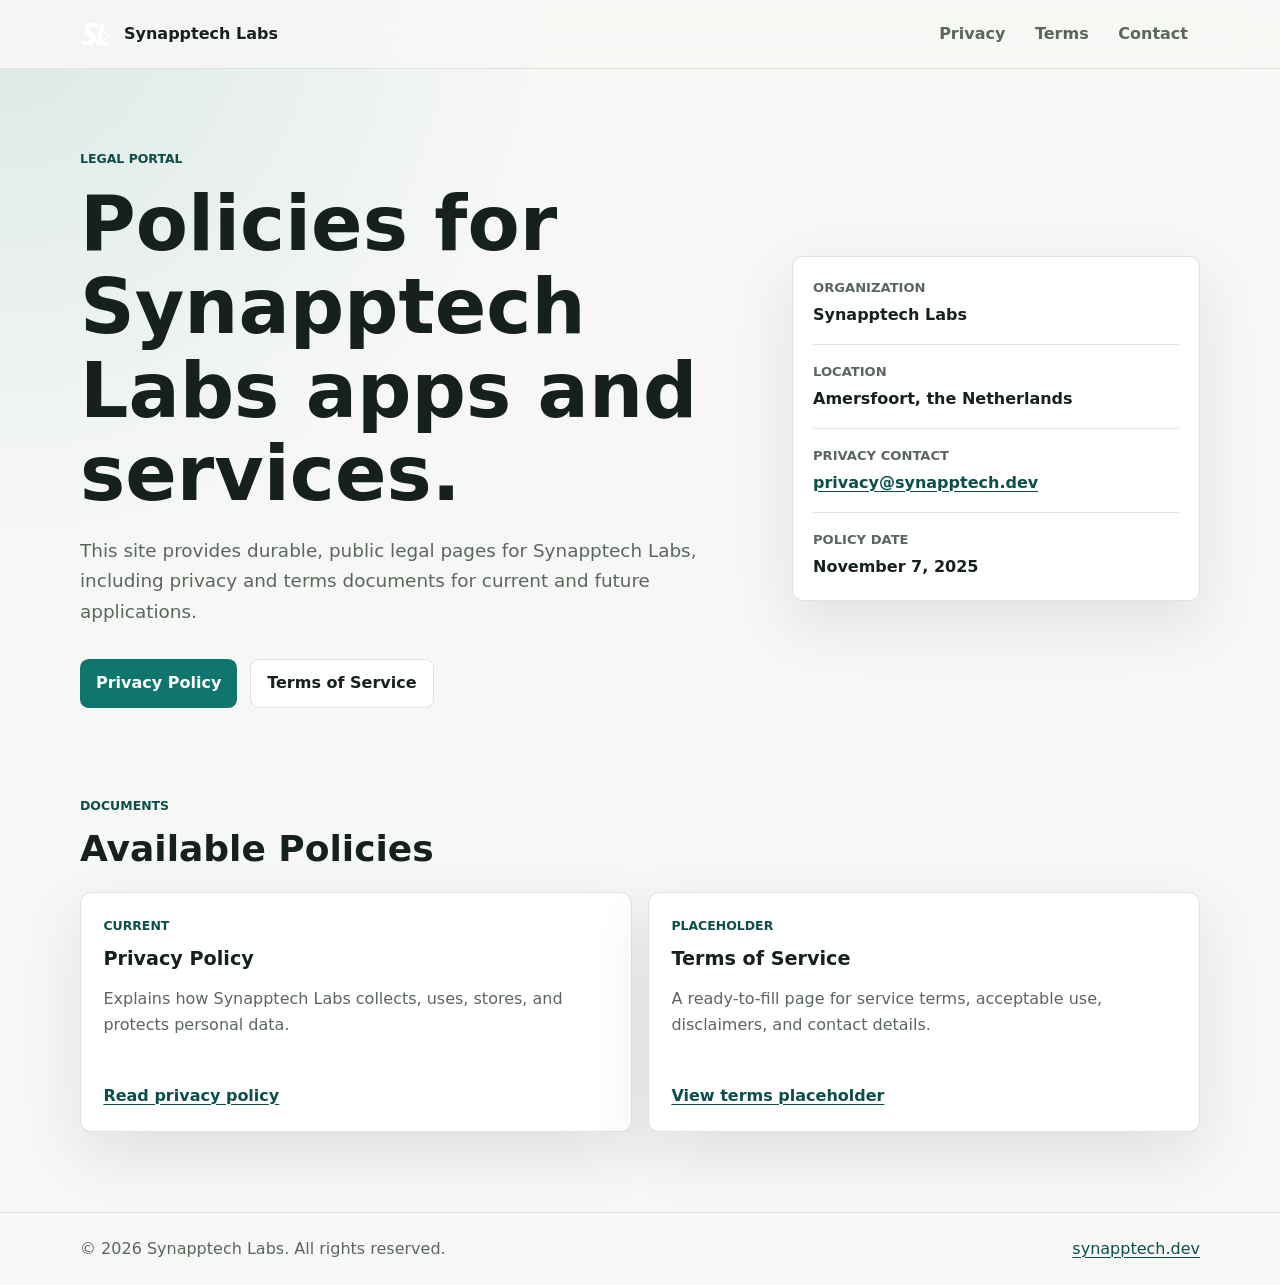
<file: index.html>
<!doctype html>
<html lang="en">
<head>
  <meta charset="utf-8">
  <meta name="viewport" content="width=device-width, initial-scale=1">
  <title>Legal | Synapptech Labs</title>
  <meta name="description" content="Legal policies for Synapptech Labs applications and services.">
  <link rel="stylesheet" href="assets/styles.css">
  <link rel="icon" href="assets/favicon.ico" type="image/x-icon">
</head>
<body>
  <a class="skip-link" href="#main">Skip to content</a>
  <header class="site-header">
    <nav class="nav" aria-label="Main navigation">
      <a class="brand" href="./" aria-label="Synapptech Labs legal home">
        <img class="brand-mark" src="assets/logo-large.png" alt="" aria-hidden="true">
        <span>Synapptech Labs</span>
      </a>
      <div class="nav-links">
        <a href="./privacy/">Privacy</a>
        <a href="./terms/">Terms</a>
        <a href="mailto:privacy@synapptech.dev">Contact</a>
      </div>
    </nav>
  </header>

  <main id="main">
    <section class="hero">
      <div class="container hero-grid">
        <div>
          <p class="eyebrow">Legal Portal</p>
          <h1>Policies for Synapptech Labs apps and services.</h1>
          <p class="hero-copy">This site provides durable, public legal pages for Synapptech Labs, including privacy and terms documents for current and future applications.</p>
          <div class="actions" aria-label="Primary legal pages">
            <a class="button button-primary" href="./privacy/">Privacy Policy</a>
            <a class="button button-secondary" href="./terms/">Terms of Service</a>
          </div>
        </div>
        <aside class="status-panel" aria-label="Policy status">
          <dl>
            <div>
              <dt>Organization</dt>
              <dd>Synapptech Labs</dd>
            </div>
            <div>
              <dt>Location</dt>
              <dd>Amersfoort, the Netherlands</dd>
            </div>
            <div>
              <dt>Privacy Contact</dt>
              <dd><a href="mailto:privacy@synapptech.dev">privacy@synapptech.dev</a></dd>
            </div>
            <div>
              <dt>Policy Date</dt>
              <dd>November 7, 2025</dd>
            </div>
          </dl>
        </aside>
      </div>
    </section>

    <section class="section">
      <div class="container">
        <div class="section-heading">
          <p class="eyebrow">Documents</p>
          <h2>Available Policies</h2>
        </div>
        <div class="card-grid">
          <article class="policy-card">
            <div>
              <p class="card-label">Current</p>
              <h3>Privacy Policy</h3>
              <p>Explains how Synapptech Labs collects, uses, stores, and protects personal data.</p>
            </div>
            <a class="text-link" href="./privacy/">Read privacy policy</a>
          </article>
          <article class="policy-card">
            <div>
              <p class="card-label">Placeholder</p>
              <h3>Terms of Service</h3>
              <p>A ready-to-fill page for service terms, acceptable use, disclaimers, and contact details.</p>
            </div>
            <a class="text-link" href="./terms/">View terms placeholder</a>
          </article>
        </div>
      </div>
    </section>
  </main>

  <footer class="site-footer">
    <div class="container footer-grid">
      <p>&copy; 2026 Synapptech Labs. All rights reserved.</p>
      <p><a href="https://synapptech.dev">synapptech.dev</a></p>
    </div>
  </footer>
</body>
</html>
</file>
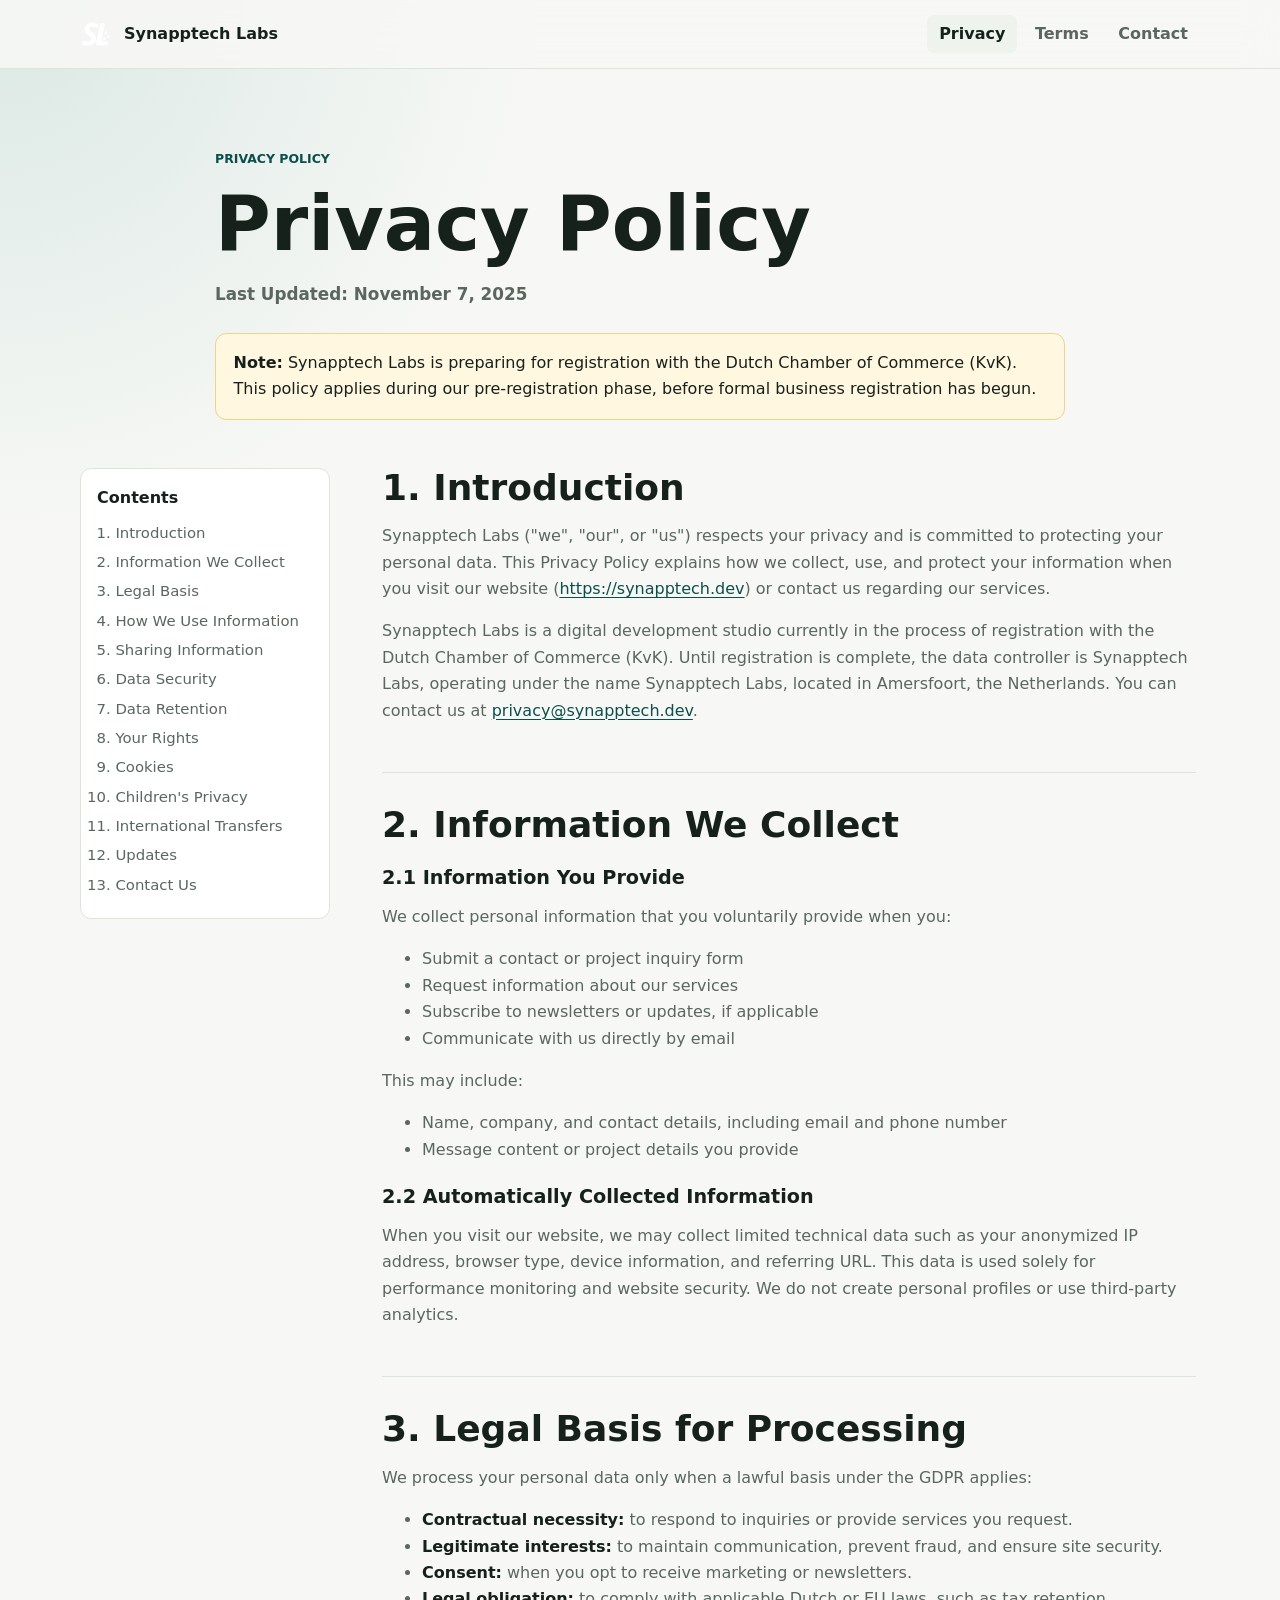
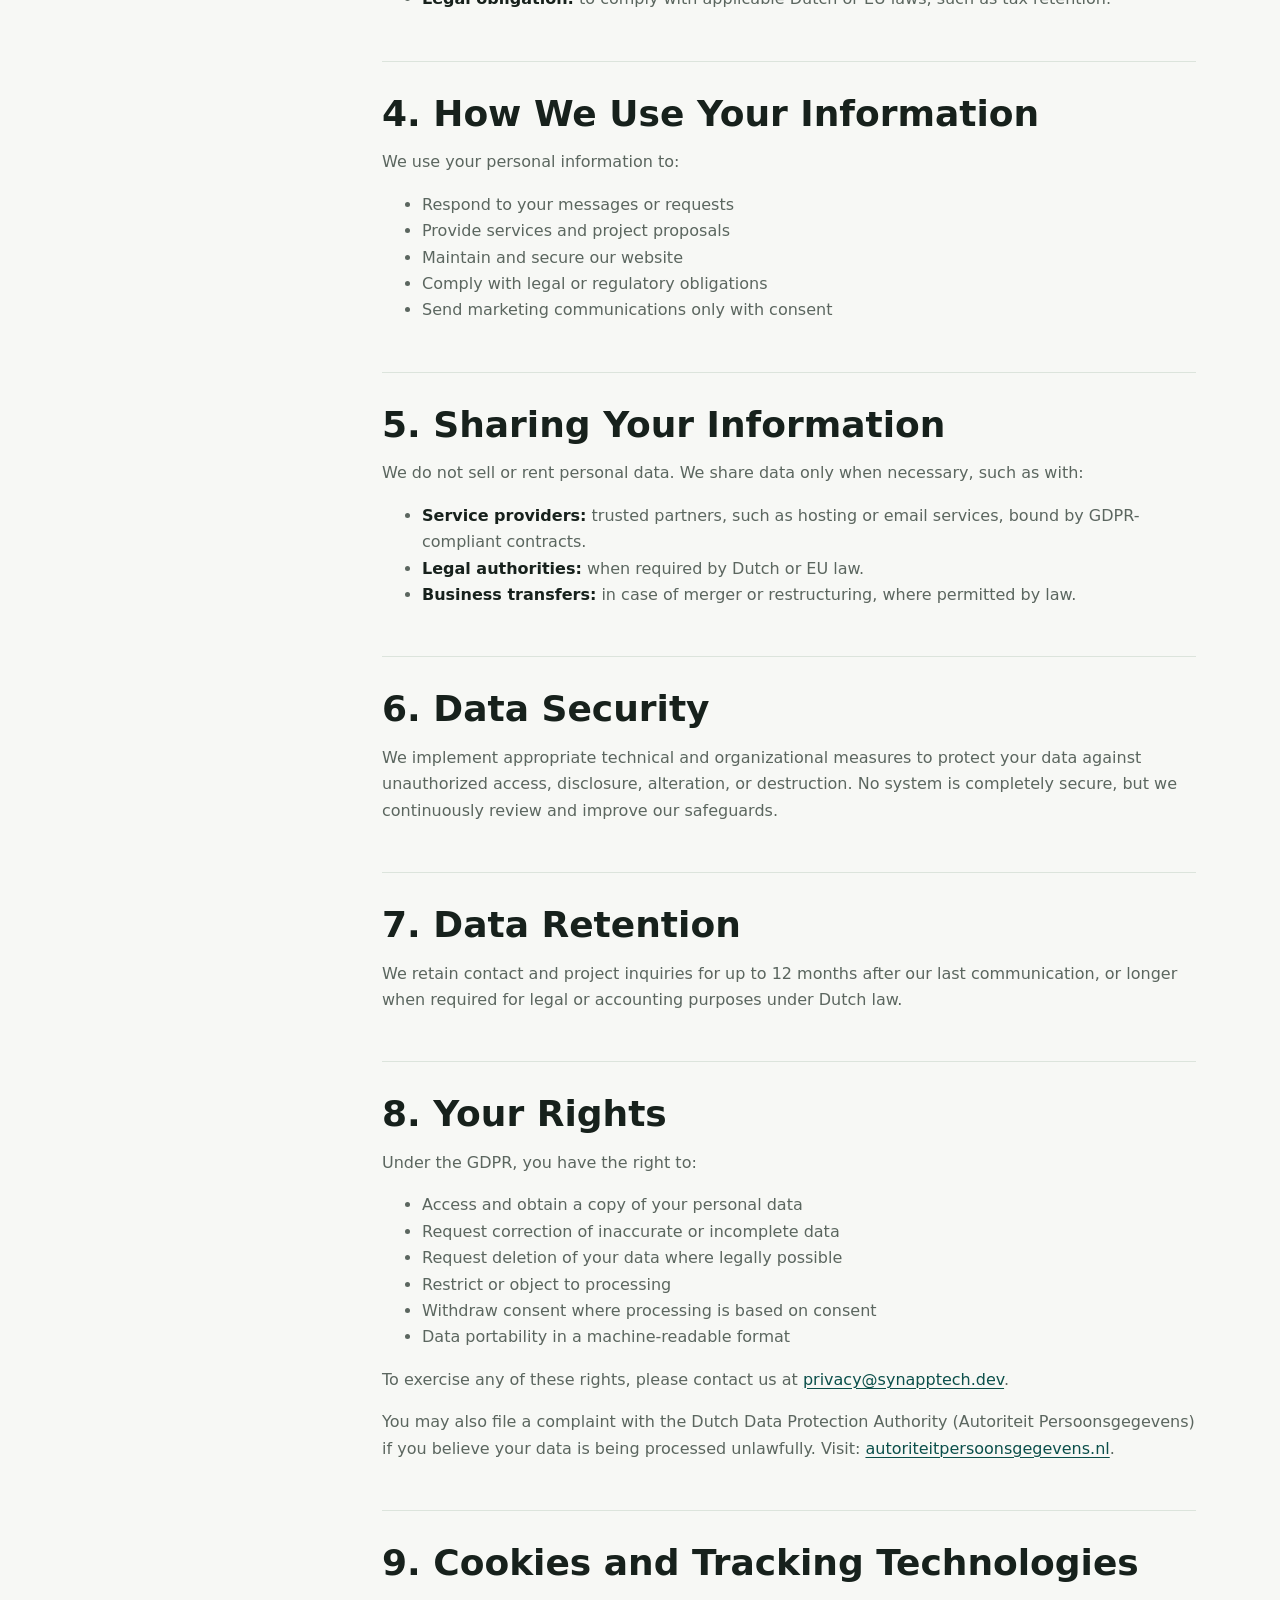
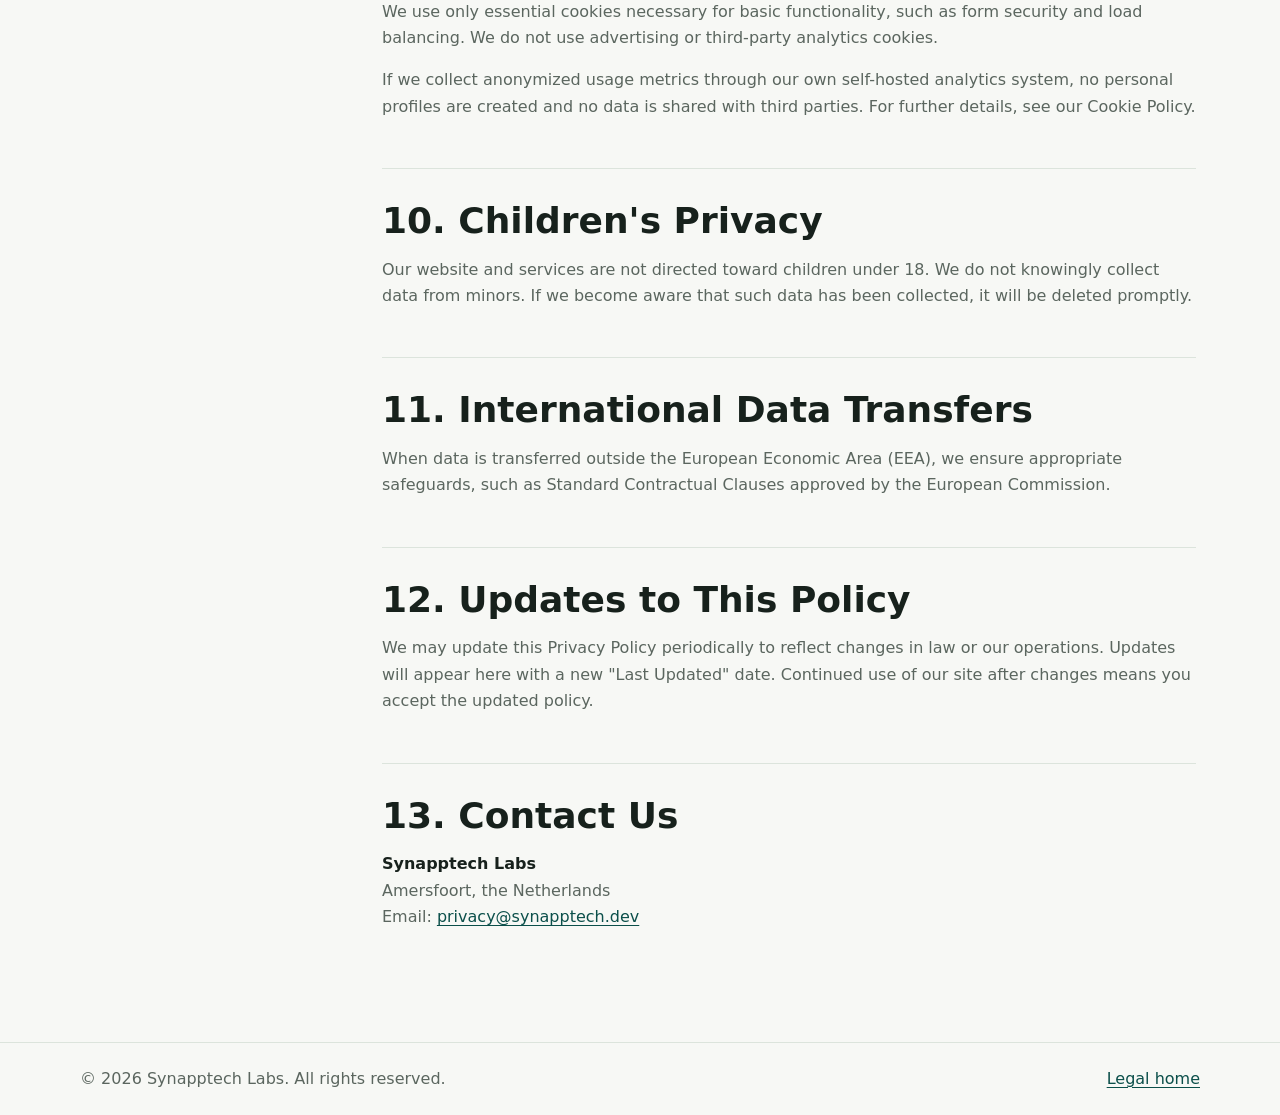
<file: privacy/index.html>
<!doctype html>
<html lang="en">
<head>
  <meta charset="utf-8">
  <meta name="viewport" content="width=device-width, initial-scale=1">
  <title>Privacy Policy | Synapptech Labs</title>
  <meta name="description" content="Privacy Policy for Synapptech Labs. Last updated November 7, 2025.">
  <link rel="stylesheet" href="../assets/styles.css">
  <link rel="icon" href="../assets/favicon.ico" type="image/x-icon">
</head>
<body>
  <a class="skip-link" href="#main">Skip to content</a>
  <header class="site-header">
    <nav class="nav" aria-label="Main navigation">
      <a class="brand" href="../" aria-label="Synapptech Labs legal home">
        <img class="brand-mark" src="../assets/logo-large.png" alt="" aria-hidden="true">
        <span>Synapptech Labs</span>
      </a>
      <div class="nav-links">
        <a aria-current="page" href="./">Privacy</a>
        <a href="../terms/">Terms</a>
        <a href="mailto:privacy@synapptech.dev">Contact</a>
      </div>
    </nav>
  </header>

  <main id="main" class="legal-page">
    <section class="legal-hero">
      <div class="container narrow">
        <p class="eyebrow">Privacy Policy</p>
        <h1>Privacy Policy</h1>
        <p class="last-updated">Last Updated: November 7, 2025</p>
        <div class="notice" role="note">
          <strong>Note:</strong> Synapptech Labs is preparing for registration with the Dutch Chamber of Commerce (KvK). This policy applies during our pre-registration phase, before formal business registration has begun.
        </div>
      </div>
    </section>

    <div class="container legal-layout">
      <aside class="toc" aria-label="Privacy policy sections">
        <p>Contents</p>
        <ol>
          <li><a href="#introduction">Introduction</a></li>
          <li><a href="#information-we-collect">Information We Collect</a></li>
          <li><a href="#legal-basis">Legal Basis</a></li>
          <li><a href="#use">How We Use Information</a></li>
          <li><a href="#sharing">Sharing Information</a></li>
          <li><a href="#security">Data Security</a></li>
          <li><a href="#retention">Data Retention</a></li>
          <li><a href="#rights">Your Rights</a></li>
          <li><a href="#cookies">Cookies</a></li>
          <li><a href="#children">Children's Privacy</a></li>
          <li><a href="#transfers">International Transfers</a></li>
          <li><a href="#updates">Updates</a></li>
          <li><a href="#contact">Contact Us</a></li>
        </ol>
      </aside>

      <article class="legal-content">
        <section id="introduction">
          <h2>1. Introduction</h2>
          <p>Synapptech Labs ("we", "our", or "us") respects your privacy and is committed to protecting your personal data. This Privacy Policy explains how we collect, use, and protect your information when you visit our website (<a href="https://synapptech.dev">https://synapptech.dev</a>) or contact us regarding our services.</p>
          <p>Synapptech Labs is a digital development studio currently in the process of registration with the Dutch Chamber of Commerce (KvK). Until registration is complete, the data controller is Synapptech Labs, operating under the name Synapptech Labs, located in Amersfoort, the Netherlands. You can contact us at <a href="mailto:privacy@synapptech.dev">privacy@synapptech.dev</a>.</p>
        </section>

        <section id="information-we-collect">
          <h2>2. Information We Collect</h2>
          <h3>2.1 Information You Provide</h3>
          <p>We collect personal information that you voluntarily provide when you:</p>
          <ul>
            <li>Submit a contact or project inquiry form</li>
            <li>Request information about our services</li>
            <li>Subscribe to newsletters or updates, if applicable</li>
            <li>Communicate with us directly by email</li>
          </ul>
          <p>This may include:</p>
          <ul>
            <li>Name, company, and contact details, including email and phone number</li>
            <li>Message content or project details you provide</li>
          </ul>
          <h3>2.2 Automatically Collected Information</h3>
          <p>When you visit our website, we may collect limited technical data such as your anonymized IP address, browser type, device information, and referring URL. This data is used solely for performance monitoring and website security. We do not create personal profiles or use third-party analytics.</p>
        </section>

        <section id="legal-basis">
          <h2>3. Legal Basis for Processing</h2>
          <p>We process your personal data only when a lawful basis under the GDPR applies:</p>
          <ul>
            <li><strong>Contractual necessity:</strong> to respond to inquiries or provide services you request.</li>
            <li><strong>Legitimate interests:</strong> to maintain communication, prevent fraud, and ensure site security.</li>
            <li><strong>Consent:</strong> when you opt to receive marketing or newsletters.</li>
            <li><strong>Legal obligation:</strong> to comply with applicable Dutch or EU laws, such as tax retention.</li>
          </ul>
        </section>

        <section id="use">
          <h2>4. How We Use Your Information</h2>
          <p>We use your personal information to:</p>
          <ul>
            <li>Respond to your messages or requests</li>
            <li>Provide services and project proposals</li>
            <li>Maintain and secure our website</li>
            <li>Comply with legal or regulatory obligations</li>
            <li>Send marketing communications only with consent</li>
          </ul>
        </section>

        <section id="sharing">
          <h2>5. Sharing Your Information</h2>
          <p>We do not sell or rent personal data. We share data only when necessary, such as with:</p>
          <ul>
            <li><strong>Service providers:</strong> trusted partners, such as hosting or email services, bound by GDPR-compliant contracts.</li>
            <li><strong>Legal authorities:</strong> when required by Dutch or EU law.</li>
            <li><strong>Business transfers:</strong> in case of merger or restructuring, where permitted by law.</li>
          </ul>
        </section>

        <section id="security">
          <h2>6. Data Security</h2>
          <p>We implement appropriate technical and organizational measures to protect your data against unauthorized access, disclosure, alteration, or destruction. No system is completely secure, but we continuously review and improve our safeguards.</p>
        </section>

        <section id="retention">
          <h2>7. Data Retention</h2>
          <p>We retain contact and project inquiries for up to 12 months after our last communication, or longer when required for legal or accounting purposes under Dutch law.</p>
        </section>

        <section id="rights">
          <h2>8. Your Rights</h2>
          <p>Under the GDPR, you have the right to:</p>
          <ul>
            <li>Access and obtain a copy of your personal data</li>
            <li>Request correction of inaccurate or incomplete data</li>
            <li>Request deletion of your data where legally possible</li>
            <li>Restrict or object to processing</li>
            <li>Withdraw consent where processing is based on consent</li>
            <li>Data portability in a machine-readable format</li>
          </ul>
          <p>To exercise any of these rights, please contact us at <a href="mailto:privacy@synapptech.dev">privacy@synapptech.dev</a>.</p>
          <p>You may also file a complaint with the Dutch Data Protection Authority (Autoriteit Persoonsgegevens) if you believe your data is being processed unlawfully. Visit: <a href="https://autoriteitpersoonsgegevens.nl/">autoriteitpersoonsgegevens.nl</a>.</p>
        </section>

        <section id="cookies">
          <h2>9. Cookies and Tracking Technologies</h2>
          <p>We use only essential cookies necessary for basic functionality, such as form security and load balancing. We do not use advertising or third-party analytics cookies.</p>
          <p>If we collect anonymized usage metrics through our own self-hosted analytics system, no personal profiles are created and no data is shared with third parties. For further details, see our Cookie Policy.</p>
        </section>

        <section id="children">
          <h2>10. Children's Privacy</h2>
          <p>Our website and services are not directed toward children under 18. We do not knowingly collect data from minors. If we become aware that such data has been collected, it will be deleted promptly.</p>
        </section>

        <section id="transfers">
          <h2>11. International Data Transfers</h2>
          <p>When data is transferred outside the European Economic Area (EEA), we ensure appropriate safeguards, such as Standard Contractual Clauses approved by the European Commission.</p>
        </section>

        <section id="updates">
          <h2>12. Updates to This Policy</h2>
          <p>We may update this Privacy Policy periodically to reflect changes in law or our operations. Updates will appear here with a new "Last Updated" date. Continued use of our site after changes means you accept the updated policy.</p>
        </section>

        <section id="contact">
          <h2>13. Contact Us</h2>
          <address>
            <strong>Synapptech Labs</strong><br>
            Amersfoort, the Netherlands<br>
            Email: <a href="mailto:privacy@synapptech.dev">privacy@synapptech.dev</a>
          </address>
        </section>
      </article>
    </div>
  </main>

  <footer class="site-footer">
    <div class="container footer-grid">
      <p>&copy; 2026 Synapptech Labs. All rights reserved.</p>
      <p><a href="../">Legal home</a></p>
    </div>
  </footer>
</body>
</html>
</file>
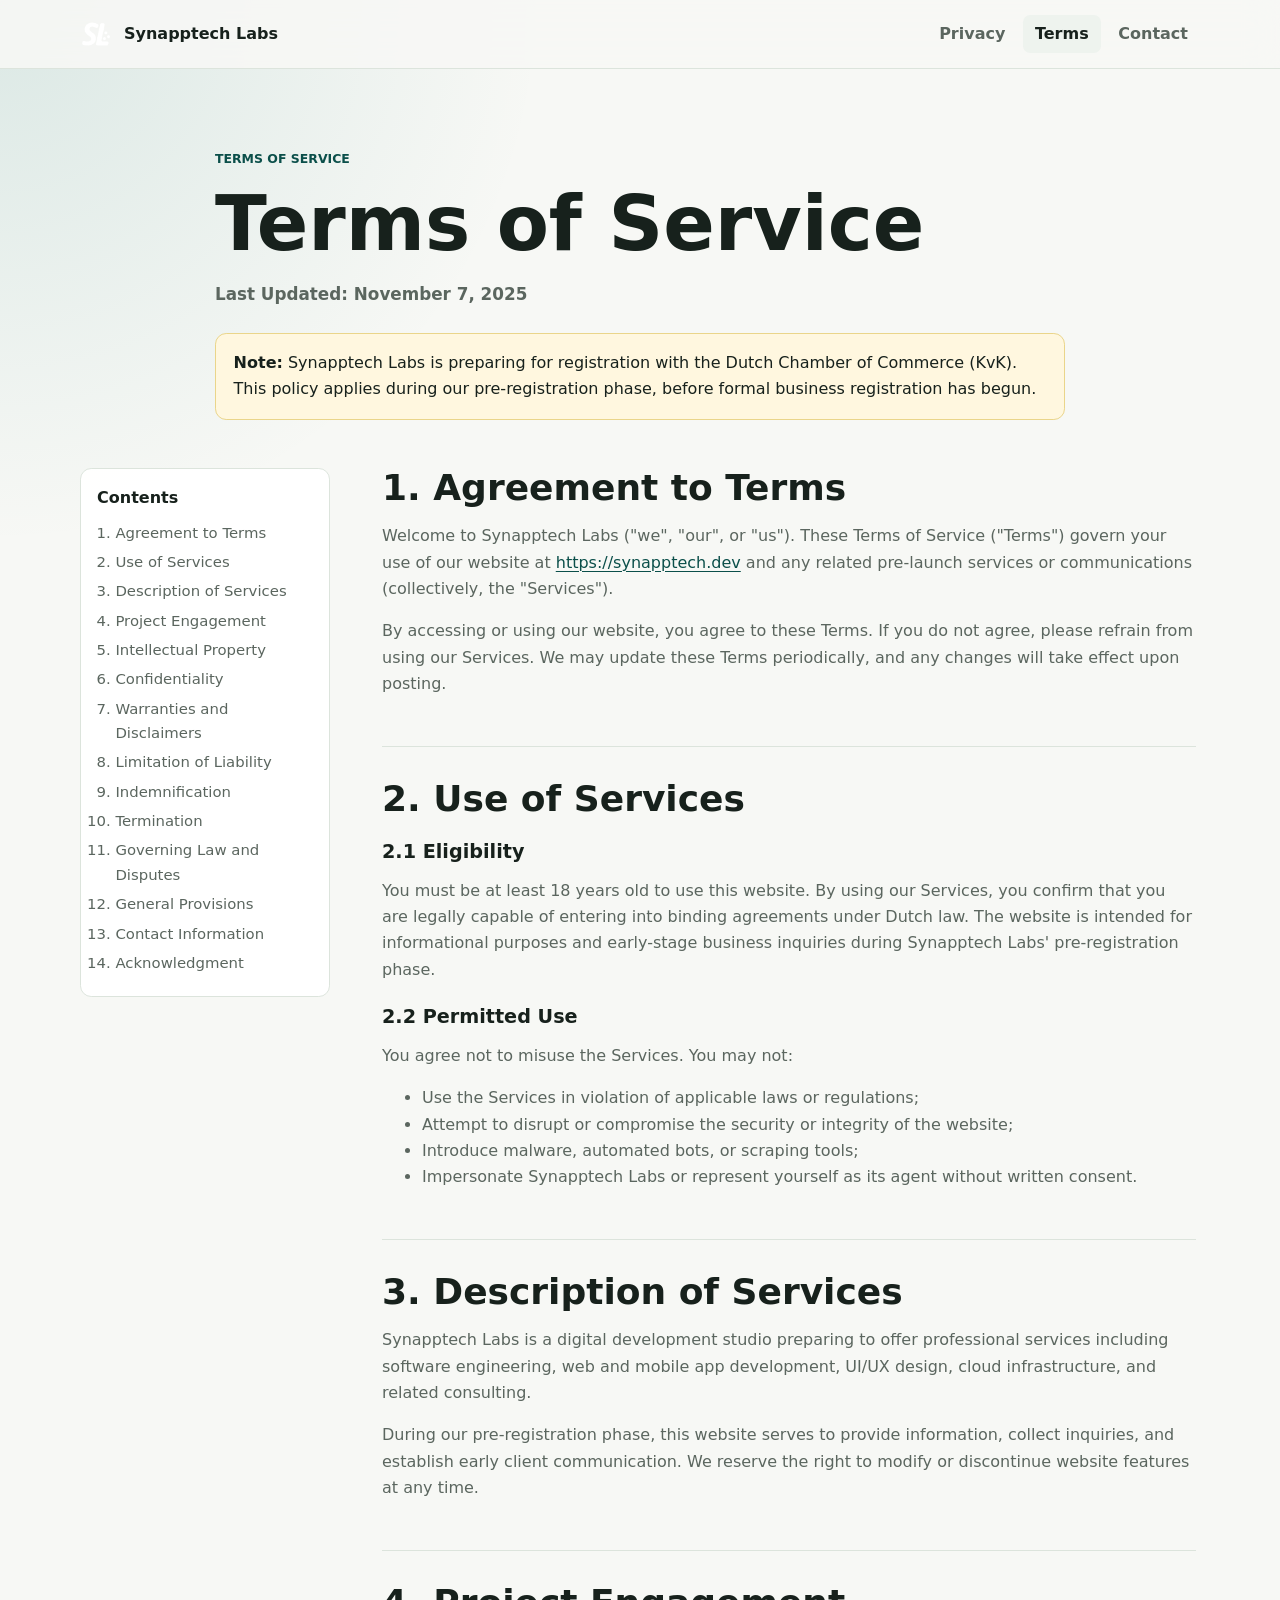
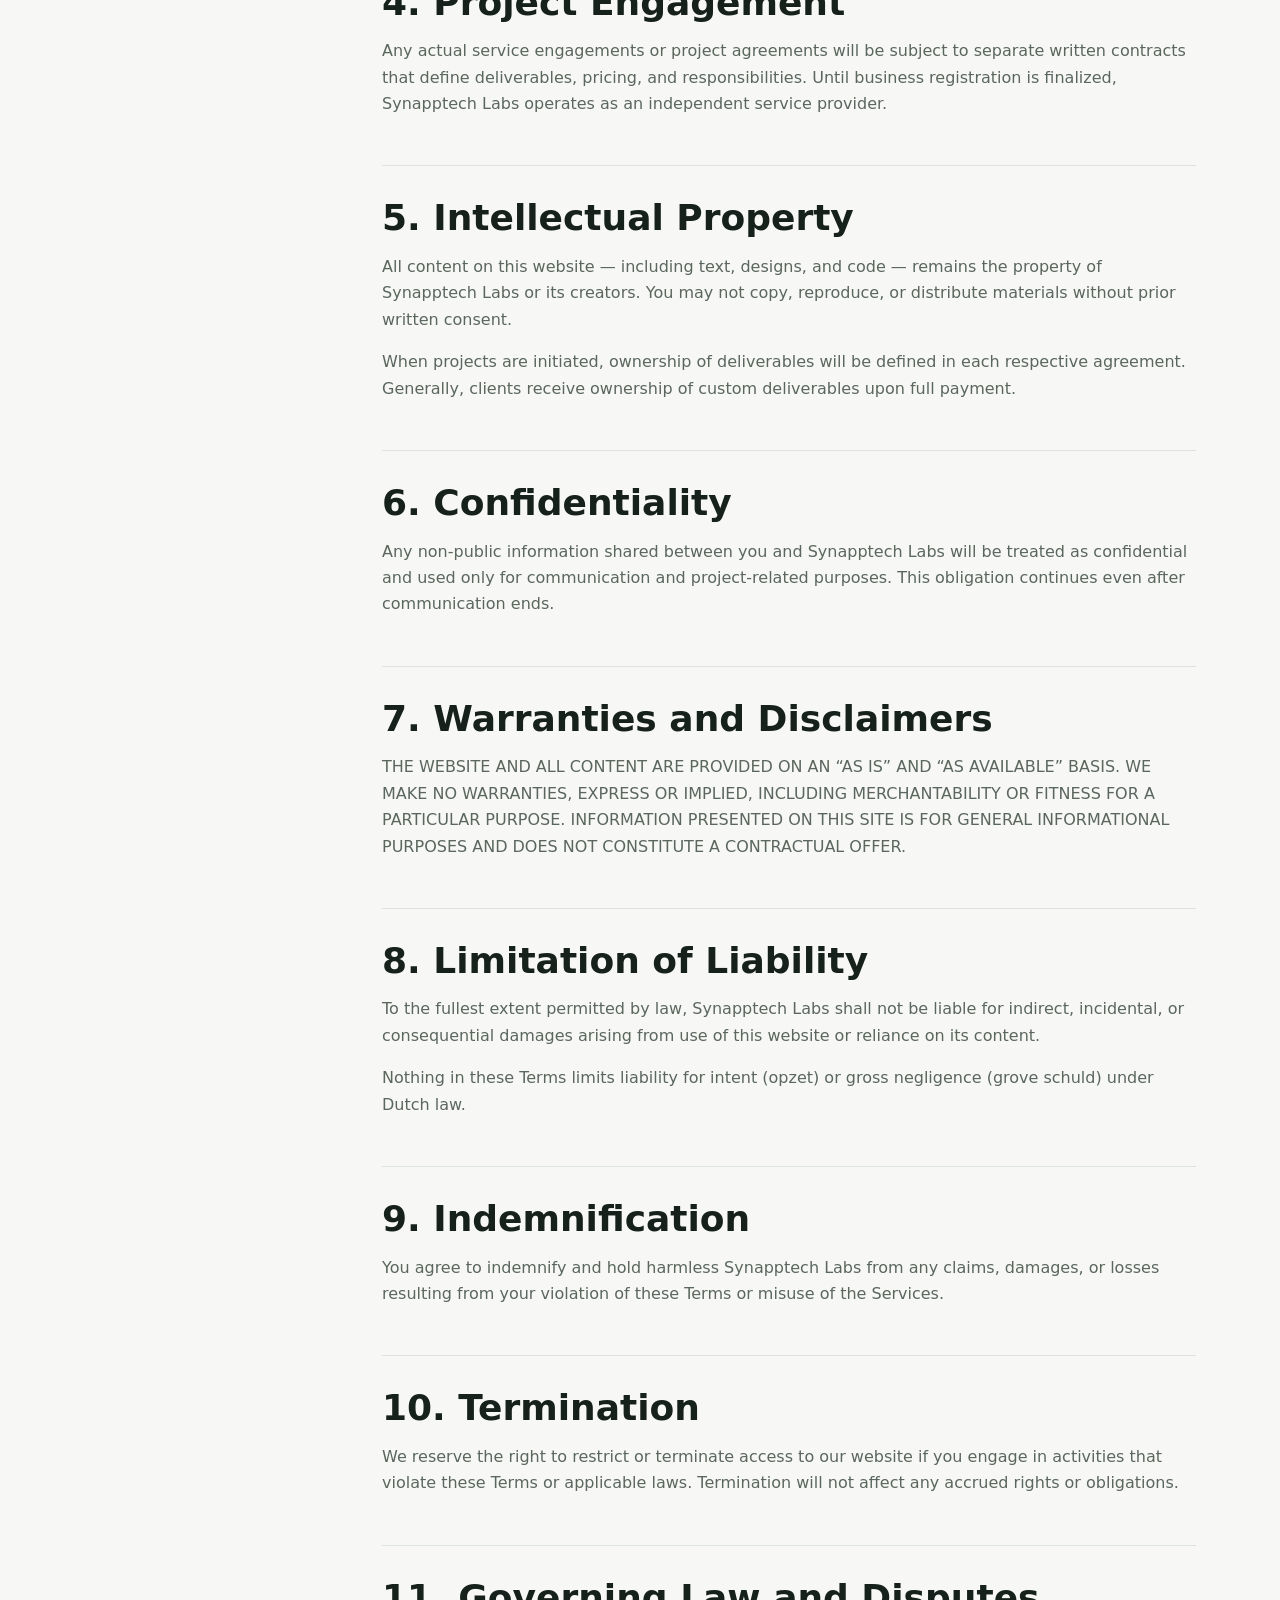
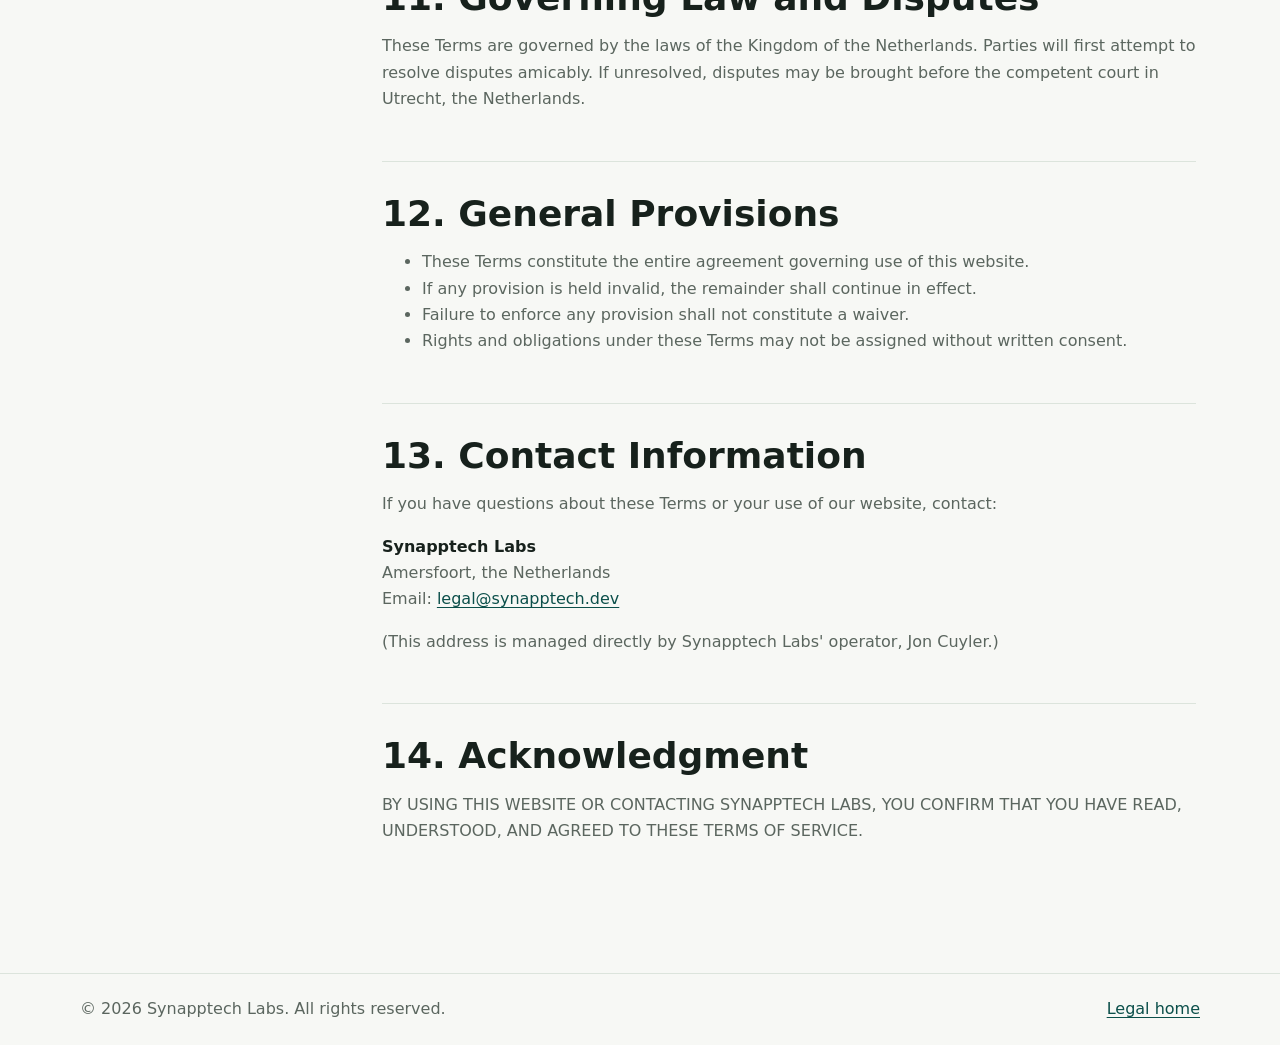
<file: terms/index.html>
<!doctype html>
<html lang="en">
<head>
  <meta charset="utf-8">
  <meta name="viewport" content="width=device-width, initial-scale=1">
  <title>Terms of Service | Synapptech Labs</title>
  <meta name="description" content="Terms of Service for Synapptech Labs. Last updated November 7, 2025.">
  <link rel="stylesheet" href="../assets/styles.css">
  <link rel="icon" href="../assets/favicon.ico" type="image/x-icon">
</head>
<body>
  <a class="skip-link" href="#main">Skip to content</a>
  <header class="site-header">
    <nav class="nav" aria-label="Main navigation">
      <a class="brand" href="../" aria-label="Synapptech Labs legal home">
        <img class="brand-mark" src="../assets/logo-large.png" alt="" aria-hidden="true">
        <span>Synapptech Labs</span>
      </a>
      <div class="nav-links">
        <a href="../privacy/">Privacy</a>
        <a aria-current="page" href="./">Terms</a>
        <a href="mailto:privacy@synapptech.dev">Contact</a>
      </div>
    </nav>
  </header>

  <main id="main" class="legal-page">
    <section class="legal-hero">
      <div class="container narrow">
        <p class="eyebrow">Terms of Service</p>
        <h1>Terms of Service</h1>
        <p class="last-updated">Last Updated: November 7, 2025</p>
        <div class="notice" role="note">
          <strong>Note:</strong> Synapptech Labs is preparing for registration with the Dutch Chamber of Commerce (KvK). This policy applies during our pre-registration phase, before formal business registration has begun.
        </div>
      </div>
    </section>

    <div class="container legal-layout">
      <aside class="toc" aria-label="Terms sections">
        <p>Contents</p>
        <ol>
          <li><a href="#agreement">Agreement to Terms</a></li>
          <li><a href="#use">Use of Services</a></li>
          <li><a href="#description">Description of Services</a></li>
          <li><a href="#engagement">Project Engagement</a></li>
          <li><a href="#ip">Intellectual Property</a></li>
          <li><a href="#confidentiality">Confidentiality</a></li>
          <li><a href="#warranties">Warranties and Disclaimers</a></li>
          <li><a href="#liability">Limitation of Liability</a></li>
          <li><a href="#indemnification">Indemnification</a></li>
          <li><a href="#termination">Termination</a></li>
          <li><a href="#governing-law">Governing Law and Disputes</a></li>
          <li><a href="#general">General Provisions</a></li>
          <li><a href="#contact">Contact Information</a></li>
          <li><a href="#acknowledgment">Acknowledgment</a></li>
        </ol>
      </aside>

      <article class="legal-content">
        <section id="agreement">
          <h2>1. Agreement to Terms</h2>
          <p>Welcome to Synapptech Labs ("we", "our", or "us"). These Terms of Service ("Terms") govern your use of our website at <a href="https://synapptech.dev">https://synapptech.dev</a> and any related pre-launch services or communications (collectively, the "Services").</p>
          <p>By accessing or using our website, you agree to these Terms. If you do not agree, please refrain from using our Services. We may update these Terms periodically, and any changes will take effect upon posting.</p>
        </section>

        <section id="use">
          <h2>2. Use of Services</h2>
          <h3>2.1 Eligibility</h3>
          <p>You must be at least 18 years old to use this website. By using our Services, you confirm that you are legally capable of entering into binding agreements under Dutch law. The website is intended for informational purposes and early-stage business inquiries during Synapptech Labs' pre-registration phase.</p>
          <h3>2.2 Permitted Use</h3>
          <p>You agree not to misuse the Services. You may not:</p>
          <ul>
            <li>Use the Services in violation of applicable laws or regulations;</li>
            <li>Attempt to disrupt or compromise the security or integrity of the website;</li>
            <li>Introduce malware, automated bots, or scraping tools;</li>
            <li>Impersonate Synapptech Labs or represent yourself as its agent without written consent.</li>
          </ul>
        </section>

        <section id="description">
          <h2>3. Description of Services</h2>
          <p>Synapptech Labs is a digital development studio preparing to offer professional services including software engineering, web and mobile app development, UI/UX design, cloud infrastructure, and related consulting.</p>
          <p>During our pre-registration phase, this website serves to provide information, collect inquiries, and establish early client communication. We reserve the right to modify or discontinue website features at any time.</p>
        </section>

        <section id="engagement">
          <h2>4. Project Engagement</h2>
          <p>Any actual service engagements or project agreements will be subject to separate written contracts that define deliverables, pricing, and responsibilities. Until business registration is finalized, Synapptech Labs operates as an independent service provider.</p>
        </section>

        <section id="ip">
          <h2>5. Intellectual Property</h2>
          <p>All content on this website &mdash; including text, designs, and code &mdash; remains the property of Synapptech Labs or its creators. You may not copy, reproduce, or distribute materials without prior written consent.</p>
          <p>When projects are initiated, ownership of deliverables will be defined in each respective agreement. Generally, clients receive ownership of custom deliverables upon full payment.</p>
        </section>

        <section id="confidentiality">
          <h2>6. Confidentiality</h2>
          <p>Any non-public information shared between you and Synapptech Labs will be treated as confidential and used only for communication and project-related purposes. This obligation continues even after communication ends.</p>
        </section>

        <section id="warranties">
          <h2>7. Warranties and Disclaimers</h2>
          <p>THE WEBSITE AND ALL CONTENT ARE PROVIDED ON AN &ldquo;AS IS&rdquo; AND &ldquo;AS AVAILABLE&rdquo; BASIS. WE MAKE NO WARRANTIES, EXPRESS OR IMPLIED, INCLUDING MERCHANTABILITY OR FITNESS FOR A PARTICULAR PURPOSE. INFORMATION PRESENTED ON THIS SITE IS FOR GENERAL INFORMATIONAL PURPOSES AND DOES NOT CONSTITUTE A CONTRACTUAL OFFER.</p>
        </section>

        <section id="liability">
          <h2>8. Limitation of Liability</h2>
          <p>To the fullest extent permitted by law, Synapptech Labs shall not be liable for indirect, incidental, or consequential damages arising from use of this website or reliance on its content.</p>
          <p>Nothing in these Terms limits liability for intent (opzet) or gross negligence (grove schuld) under Dutch law.</p>
        </section>

        <section id="indemnification">
          <h2>9. Indemnification</h2>
          <p>You agree to indemnify and hold harmless Synapptech Labs from any claims, damages, or losses resulting from your violation of these Terms or misuse of the Services.</p>
        </section>

        <section id="termination">
          <h2>10. Termination</h2>
          <p>We reserve the right to restrict or terminate access to our website if you engage in activities that violate these Terms or applicable laws. Termination will not affect any accrued rights or obligations.</p>
        </section>

        <section id="governing-law">
          <h2>11. Governing Law and Disputes</h2>
          <p>These Terms are governed by the laws of the Kingdom of the Netherlands. Parties will first attempt to resolve disputes amicably. If unresolved, disputes may be brought before the competent court in Utrecht, the Netherlands.</p>
        </section>

        <section id="general">
          <h2>12. General Provisions</h2>
          <ul>
            <li>These Terms constitute the entire agreement governing use of this website.</li>
            <li>If any provision is held invalid, the remainder shall continue in effect.</li>
            <li>Failure to enforce any provision shall not constitute a waiver.</li>
            <li>Rights and obligations under these Terms may not be assigned without written consent.</li>
          </ul>
        </section>

        <section id="contact">
          <h2>13. Contact Information</h2>
          <p>If you have questions about these Terms or your use of our website, contact:</p>
          <address>
            <strong>Synapptech Labs</strong><br>
            Amersfoort, the Netherlands<br>
            Email: <a href="mailto:legal@synapptech.dev">legal@synapptech.dev</a>
          </address>
          <p>(This address is managed directly by Synapptech Labs' operator, Jon Cuyler.)</p>
        </section>

        <section id="acknowledgment">
          <h2>14. Acknowledgment</h2>
          <p>BY USING THIS WEBSITE OR CONTACTING SYNAPPTECH LABS, YOU CONFIRM THAT YOU HAVE READ, UNDERSTOOD, AND AGREED TO THESE TERMS OF SERVICE.</p>
        </section>
      </article>
    </div>
  </main>

  <footer class="site-footer">
    <div class="container footer-grid">
      <p>&copy; 2026 Synapptech Labs. All rights reserved.</p>
      <p><a href="../">Legal home</a></p>
    </div>
  </footer>
</body>
</html>
</file>
<file: assets/styles.css>
:root {
  color-scheme: light dark;
  --bg: #f7f8f5;
  --surface: #ffffff;
  --surface-muted: #eef3ee;
  --text: #17211c;
  --muted: #5b665f;
  --border: #dce4dc;
  --accent: #0f766e;
  --accent-strong: #0b4f4a;
  --accent-soft: #d9f3ee;
  --warning: #fff7df;
  --warning-border: #ead58a;
  --shadow: 0 22px 60px rgba(23, 33, 28, 0.10);
  --max: 1120px;
}

@media (prefers-color-scheme: dark) {
  :root {
    --bg: #101613;
    --surface: #17211c;
    --surface-muted: #1f2b25;
    --text: #edf4ef;
    --muted: #b5c2ba;
    --border: #2d3b33;
    --accent: #52c7b8;
    --accent-strong: #9de5db;
    --accent-soft: #173d39;
    --warning: #2d2916;
    --warning-border: #716123;
    --shadow: 0 22px 60px rgba(0, 0, 0, 0.25);
  }
}

* {
  box-sizing: border-box;
}

html {
  scroll-behavior: smooth;
}

body {
  margin: 0;
  background:
    radial-gradient(circle at top left, rgba(15, 118, 110, 0.12), transparent 34rem),
    var(--bg);
  color: var(--text);
  font-family: Inter, ui-sans-serif, system-ui, -apple-system, BlinkMacSystemFont, "Segoe UI", sans-serif;
  font-size: 16px;
  line-height: 1.65;
}

a {
  color: var(--accent-strong);
  text-decoration-thickness: 0.08em;
  text-underline-offset: 0.18em;
}

a:hover {
  color: var(--accent);
}

.skip-link {
  position: absolute;
  left: 1rem;
  top: -4rem;
  z-index: 10;
  padding: 0.7rem 1rem;
  border-radius: 0.5rem;
  background: var(--text);
  color: var(--bg);
}

.skip-link:focus {
  top: 1rem;
}

.container {
  width: min(100% - 2rem, var(--max));
  margin-inline: auto;
}

.narrow {
  width: min(100% - 2rem, 850px);
}

.site-header {
  position: sticky;
  top: 0;
  z-index: 5;
  background: color-mix(in srgb, var(--bg) 88%, transparent);
  border-bottom: 1px solid var(--border);
  backdrop-filter: blur(16px);
}

.nav {
  width: min(100% - 2rem, var(--max));
  min-height: 4.25rem;
  margin-inline: auto;
  display: flex;
  align-items: center;
  justify-content: space-between;
  gap: 1rem;
}

.brand {
  display: inline-flex;
  align-items: center;
  gap: 0.75rem;
  color: var(--text);
  font-weight: 760;
  text-decoration: none;
}

.brand-mark {
  width: 2rem;
  height: 2rem;
  display: inline-block;
  object-fit: contain;
}

.nav-links {
  display: flex;
  align-items: center;
  gap: 0.35rem;
  flex-wrap: wrap;
  justify-content: flex-end;
}

.nav-links a {
  min-height: 2.4rem;
  display: inline-flex;
  align-items: center;
  border-radius: 0.45rem;
  padding: 0.35rem 0.75rem;
  color: var(--muted);
  font-weight: 650;
  text-decoration: none;
}

.nav-links a:hover,
.nav-links a[aria-current="page"] {
  background: var(--surface-muted);
  color: var(--text);
}

.hero,
.legal-hero {
  padding: 5rem 0 3rem;
}

.hero-grid {
  display: grid;
  grid-template-columns: minmax(0, 1.25fr) minmax(280px, 0.75fr);
  gap: 2rem;
  align-items: center;
}

.eyebrow,
.card-label {
  margin: 0 0 0.75rem;
  color: var(--accent-strong);
  font-size: 0.78rem;
  font-weight: 800;
  letter-spacing: 0;
  text-transform: uppercase;
}

h1,
h2,
h3 {
  margin: 0;
  line-height: 1.1;
  letter-spacing: 0;
}

h1 {
  max-width: 780px;
  font-size: clamp(2.35rem, 6vw, 4.75rem);
}

h2 {
  font-size: clamp(1.55rem, 3vw, 2.25rem);
}

h3 {
  font-size: 1.2rem;
}

.hero-copy {
  max-width: 680px;
  margin: 1.25rem 0 0;
  color: var(--muted);
  font-size: 1.15rem;
}

.actions {
  display: flex;
  gap: 0.8rem;
  flex-wrap: wrap;
  margin-top: 2rem;
}

.button {
  display: inline-flex;
  align-items: center;
  justify-content: center;
  min-height: 2.8rem;
  border-radius: 0.55rem;
  padding: 0.65rem 1rem;
  font-weight: 760;
  text-decoration: none;
}

.button-primary {
  background: var(--accent);
  color: white;
}

.button-secondary {
  background: var(--surface);
  border: 1px solid var(--border);
  color: var(--text);
}

.status-panel,
.policy-card,
.notice {
  border: 1px solid var(--border);
  border-radius: 0.7rem;
  background: var(--surface);
  box-shadow: var(--shadow);
}

.status-panel {
  padding: 1.25rem;
}

.status-panel dl {
  margin: 0;
  display: grid;
  gap: 1rem;
}

.status-panel div {
  padding-bottom: 1rem;
  border-bottom: 1px solid var(--border);
}

.status-panel div:last-child {
  padding-bottom: 0;
  border-bottom: 0;
}

dt {
  color: var(--muted);
  font-size: 0.82rem;
  font-weight: 750;
  text-transform: uppercase;
}

dd {
  margin: 0.18rem 0 0;
  font-weight: 700;
}

.section {
  padding: 2.5rem 0 5rem;
}

.section-heading {
  margin-bottom: 1.5rem;
}

.card-grid {
  display: grid;
  grid-template-columns: repeat(2, minmax(0, 1fr));
  gap: 1rem;
}

.policy-card {
  min-height: 15rem;
  padding: 1.4rem;
  display: flex;
  flex-direction: column;
  justify-content: space-between;
}

.policy-card p:not(.card-label) {
  color: var(--muted);
}

.text-link {
  font-weight: 760;
}

.last-updated {
  margin: 1rem 0 0;
  color: var(--muted);
  font-size: 1.05rem;
  font-weight: 650;
}

.notice {
  margin-top: 1.5rem;
  padding: 1rem 1.1rem;
  background: var(--warning);
  border-color: var(--warning-border);
  box-shadow: none;
}

.legal-layout {
  display: grid;
  grid-template-columns: 250px minmax(0, 1fr);
  gap: 3rem;
  align-items: start;
  padding-bottom: 5rem;
}

.toc {
  position: sticky;
  top: 5.75rem;
  padding: 1rem;
  border: 1px solid var(--border);
  border-radius: 0.7rem;
  background: color-mix(in srgb, var(--surface) 92%, transparent);
}

.toc p {
  margin: 0 0 0.6rem;
  font-weight: 800;
}

.toc ol {
  margin: 0;
  padding-left: 1.15rem;
}

.toc li {
  margin: 0.3rem 0;
  color: var(--muted);
  font-size: 0.93rem;
}

.toc a {
  color: var(--muted);
  text-decoration: none;
}

.toc a:hover {
  color: var(--accent-strong);
  text-decoration: underline;
}

.legal-content {
  padding: 0 0.25rem;
}

.legal-content section {
  scroll-margin-top: 6rem;
  padding: 2rem 0;
  border-top: 1px solid var(--border);
}

.legal-content section:first-child {
  border-top: 0;
  padding-top: 0;
}

.legal-content h2 {
  margin-bottom: 1rem;
}

.legal-content h3 {
  margin-top: 1.4rem;
  margin-bottom: 0.6rem;
}

.legal-content p,
.legal-content li {
  color: var(--muted);
}

.legal-content strong {
  color: var(--text);
}

.legal-content address {
  color: var(--muted);
  font-style: normal;
}

.site-footer {
  border-top: 1px solid var(--border);
  padding: 1.4rem 0;
  color: var(--muted);
}

.footer-grid {
  display: flex;
  justify-content: space-between;
  gap: 1rem;
  flex-wrap: wrap;
}

.footer-grid p {
  margin: 0;
}

@media (max-width: 820px) {
  .nav {
    align-items: flex-start;
    flex-direction: column;
    padding: 0.85rem 0;
  }

  .nav-links {
    width: 100%;
    justify-content: flex-start;
  }

  .hero,
  .legal-hero {
    padding: 3.5rem 0 2.2rem;
  }

  .hero-grid,
  .card-grid,
  .legal-layout {
    grid-template-columns: 1fr;
  }

  .toc {
    position: static;
  }
}

@media (max-width: 520px) {
  .container,
  .narrow,
  .nav {
    width: min(100% - 1rem, var(--max));
  }

  h1 {
    font-size: 2.25rem;
  }

  .button,
  .actions {
    width: 100%;
  }
}

@media print {
  .site-header,
  .toc,
  .site-footer,
  .actions {
    display: none;
  }

  body {
    background: white;
    color: black;
  }

  .legal-layout,
  .container,
  .narrow {
    display: block;
    width: 100%;
  }

  .notice {
    border: 1px solid #999;
    box-shadow: none;
  }
}
</file>
